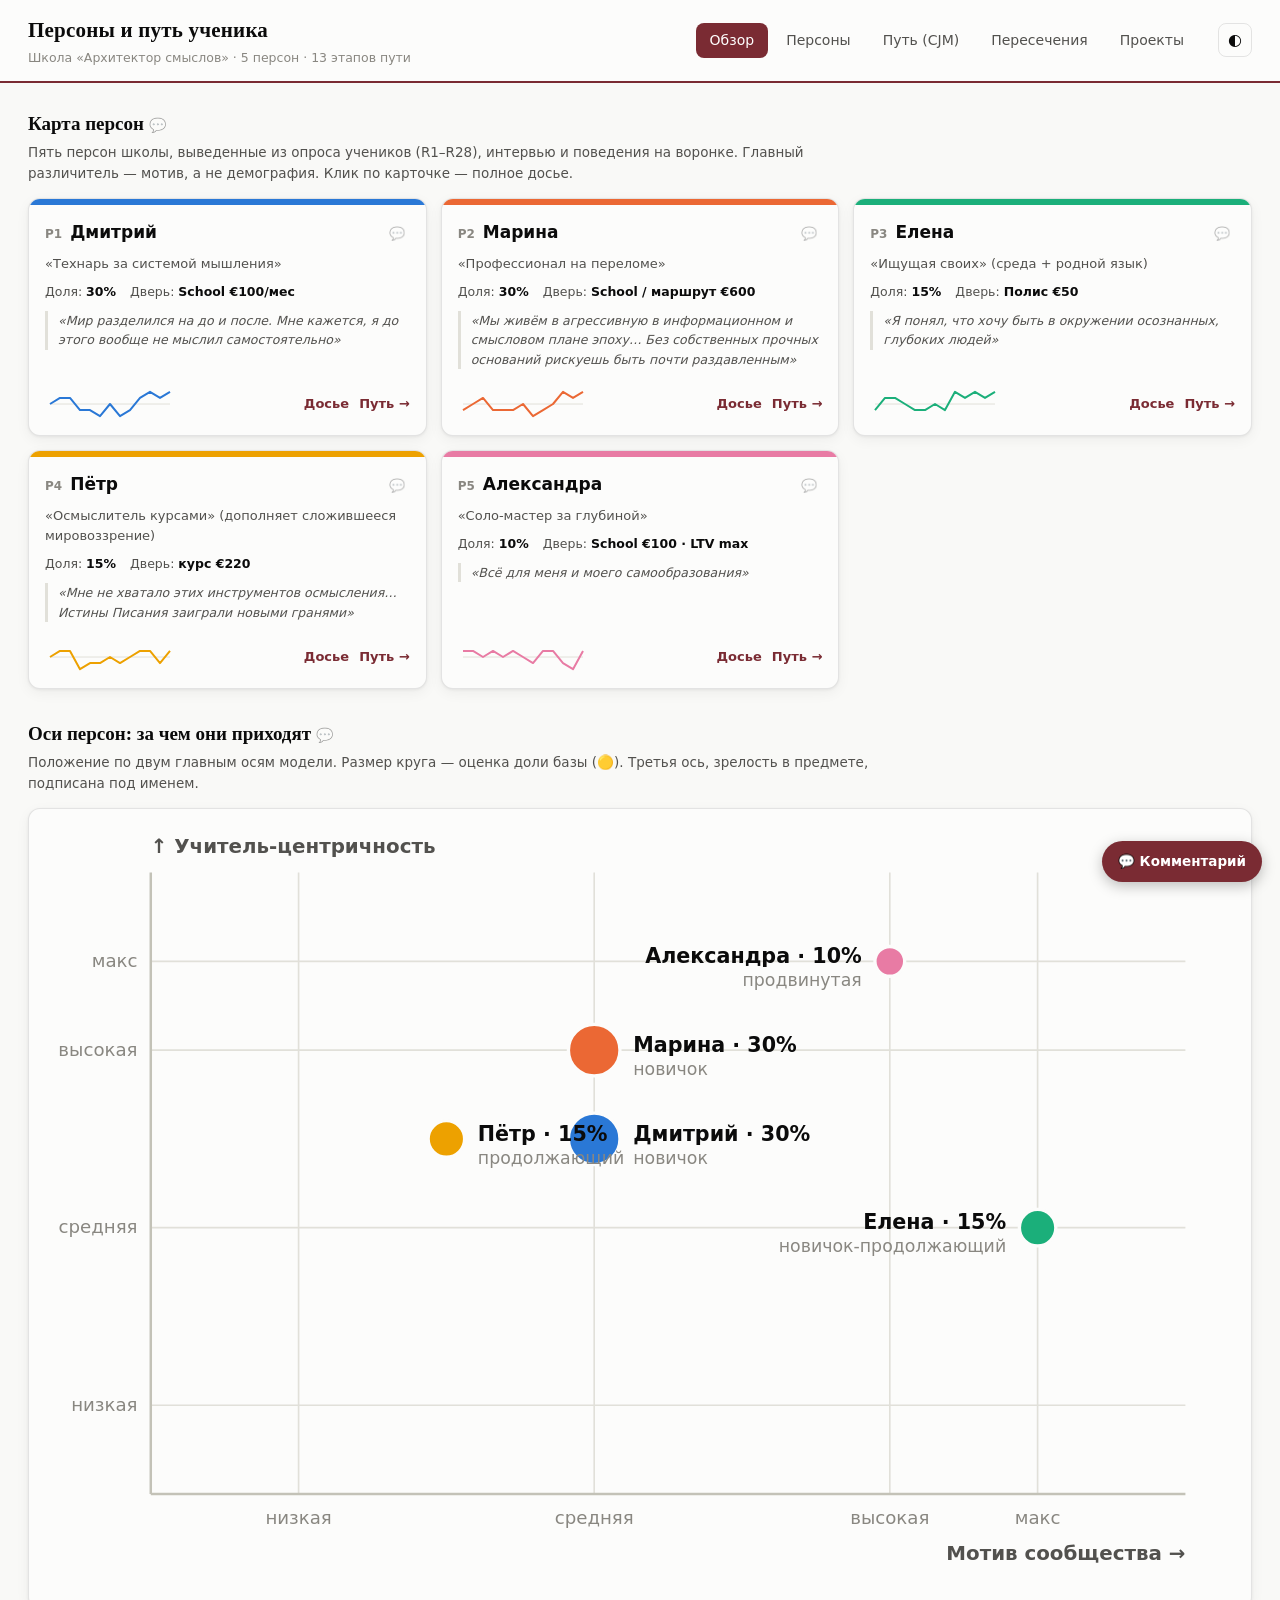
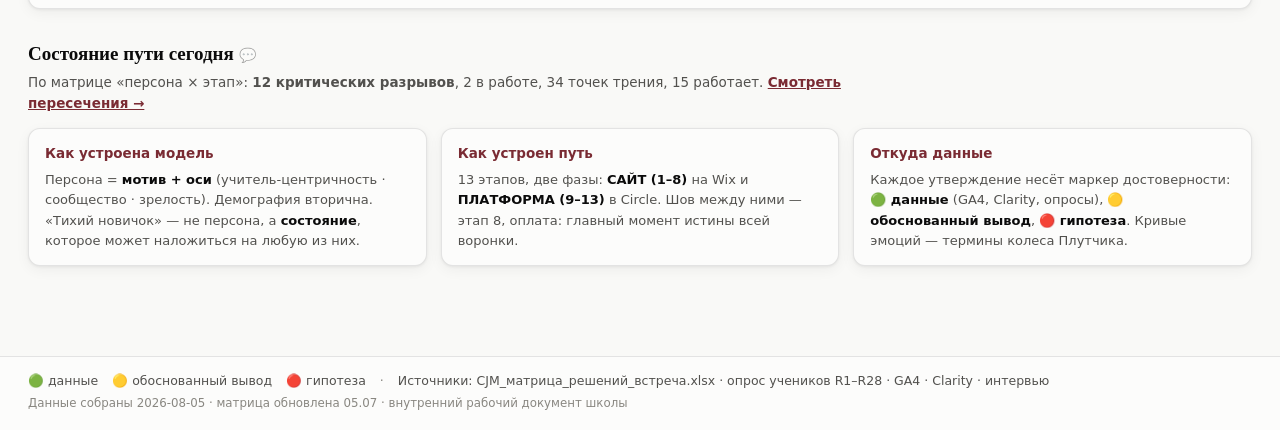
<file: index.html>
<!DOCTYPE html>
<html lang="ru">
<head>
<meta charset="utf-8">
<meta name="viewport" content="width=device-width, initial-scale=1">
<meta name="robots" content="noindex">
<title>Персоны и путь ученика · Школа «Архитектор смыслов»</title>
<link rel="stylesheet" href="style.css?v=202608051456">
<link rel="icon" href="data:image/svg+xml,<svg xmlns='http://www.w3.org/2000/svg' viewBox='0 0 100 100'><text y='.9em' font-size='90'>🧭</text></svg>">
</head>
<body data-palette="#2a78d6,#eb6834,#1baf7a,#eda100,#e87ba4">

<header class="site-header">
  <div class="brand">
    <h1>Персоны и путь ученика</h1>
    <p class="brand-sub">Школа «Архитектор смыслов» · 5 персон · 13 этапов пути</p>
  </div>
  <nav class="tabs" id="nav">
    <a href="#/" data-route="overview">Обзор</a>
    <a href="#/persona/P1" data-route="persona">Персоны</a>
    <a href="#/cjm/P1" data-route="cjm">Путь (CJM)</a>
    <a href="#/compare" data-route="compare">Пересечения</a>
    <a href="#/projects" data-route="projects">Проекты</a>
  </nav>
  <button id="themeToggle" class="theme-toggle" title="Светлая / тёмная тема" aria-label="Переключить тему">◐</button>
</header>

<main id="view" class="view"></main>

<footer class="site-footer">
  <div class="legend-line">
    <span class="conf conf-g">🟢 данные</span>
    <span class="conf conf-y">🟡 обоснованный вывод</span>
    <span class="conf conf-r">🔴 гипотеза</span>
    <span class="sep">·</span>
    <span id="metaSource"></span>
  </div>
  <div class="footer-note" id="metaBuilt"></div>
</footer>

<div id="tooltip" class="tooltip" hidden></div>

<script src="data.js?v=202608051456"></script>
<script src="app.js?v=202608051456"></script>
</body>
</html>
</file>
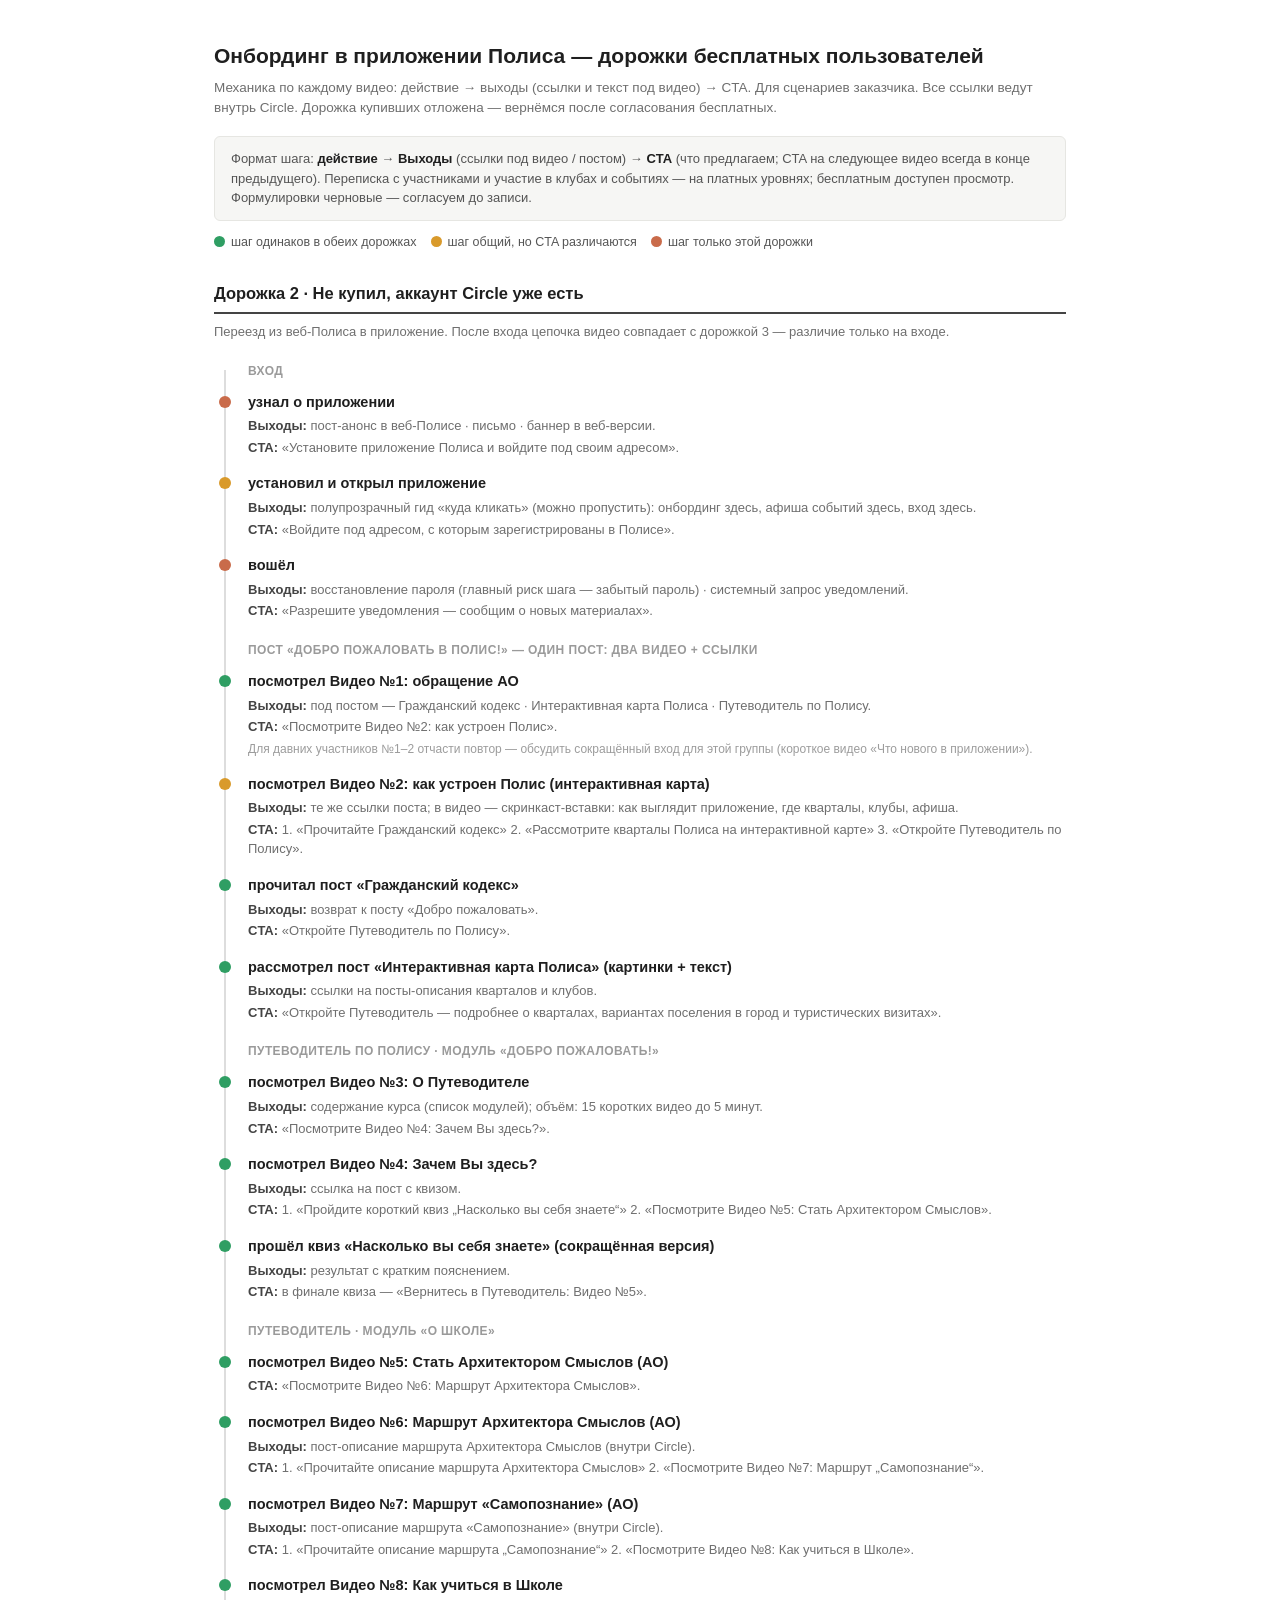
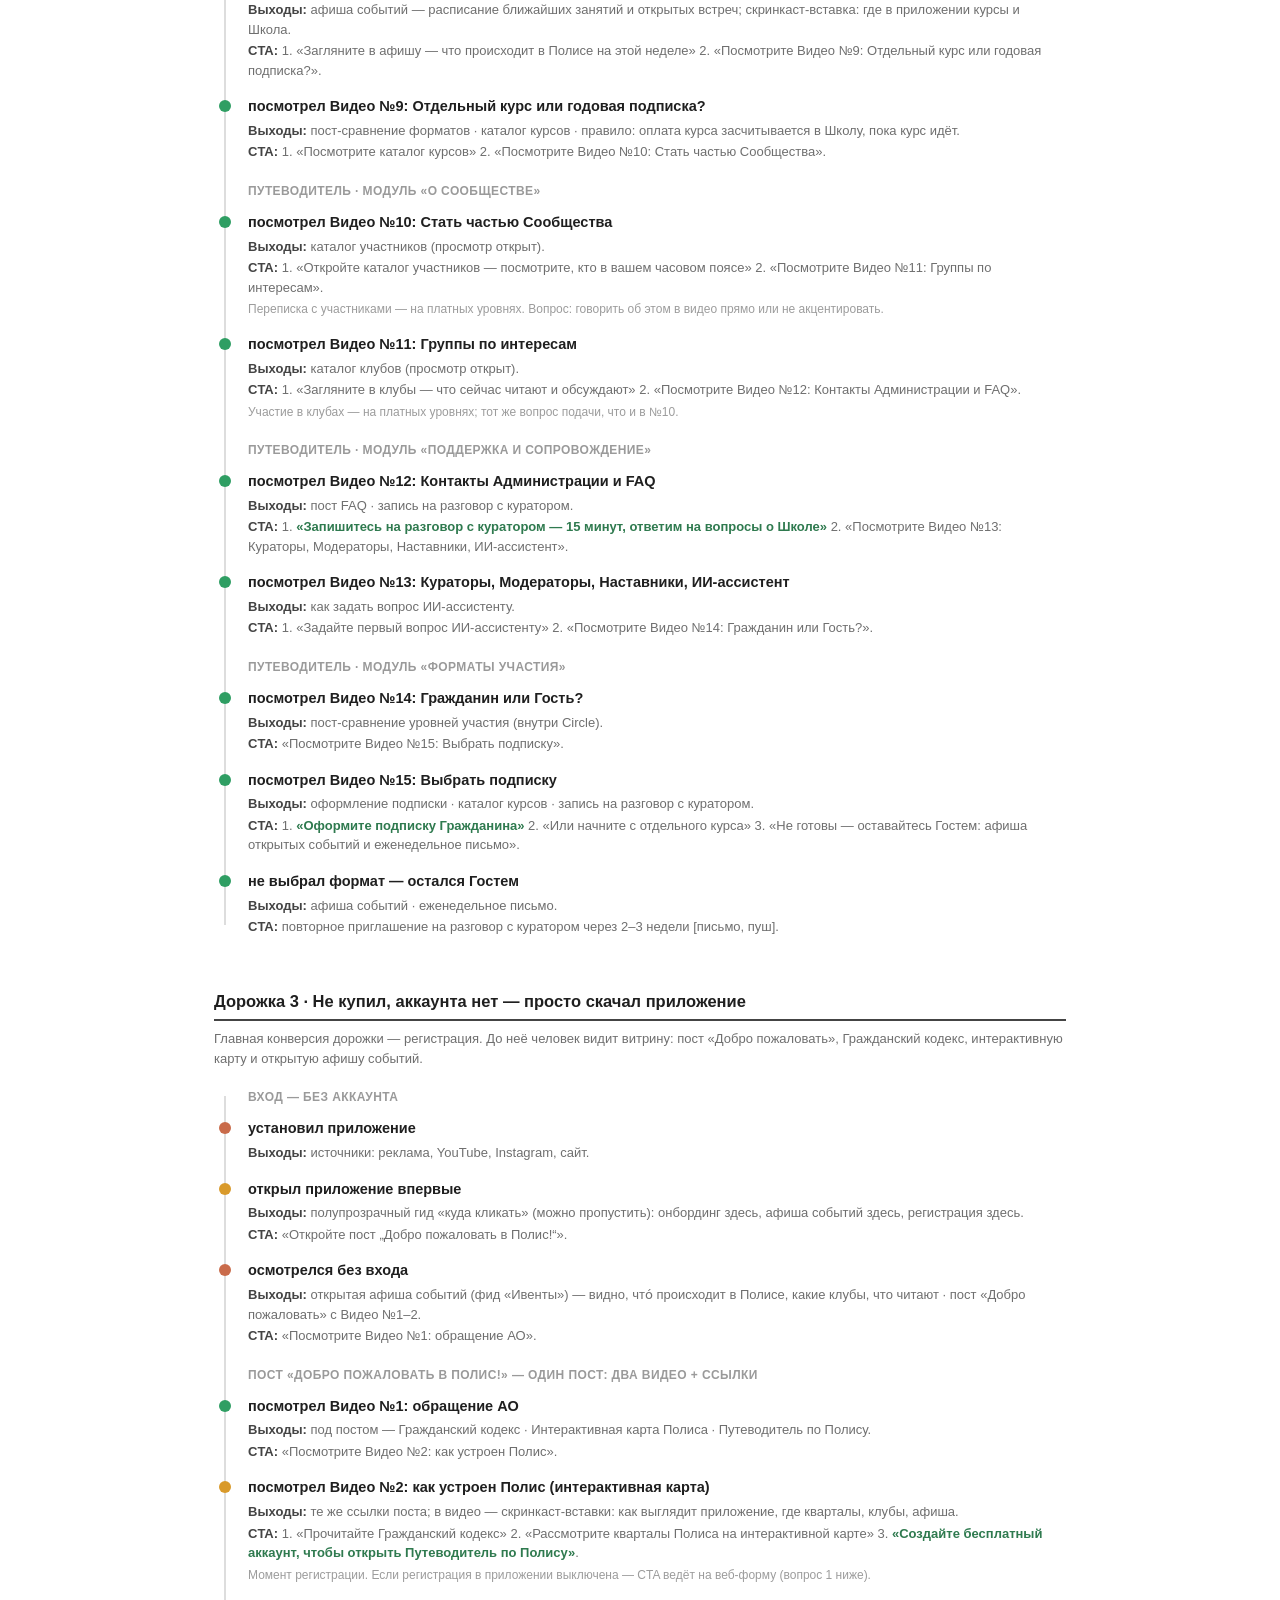
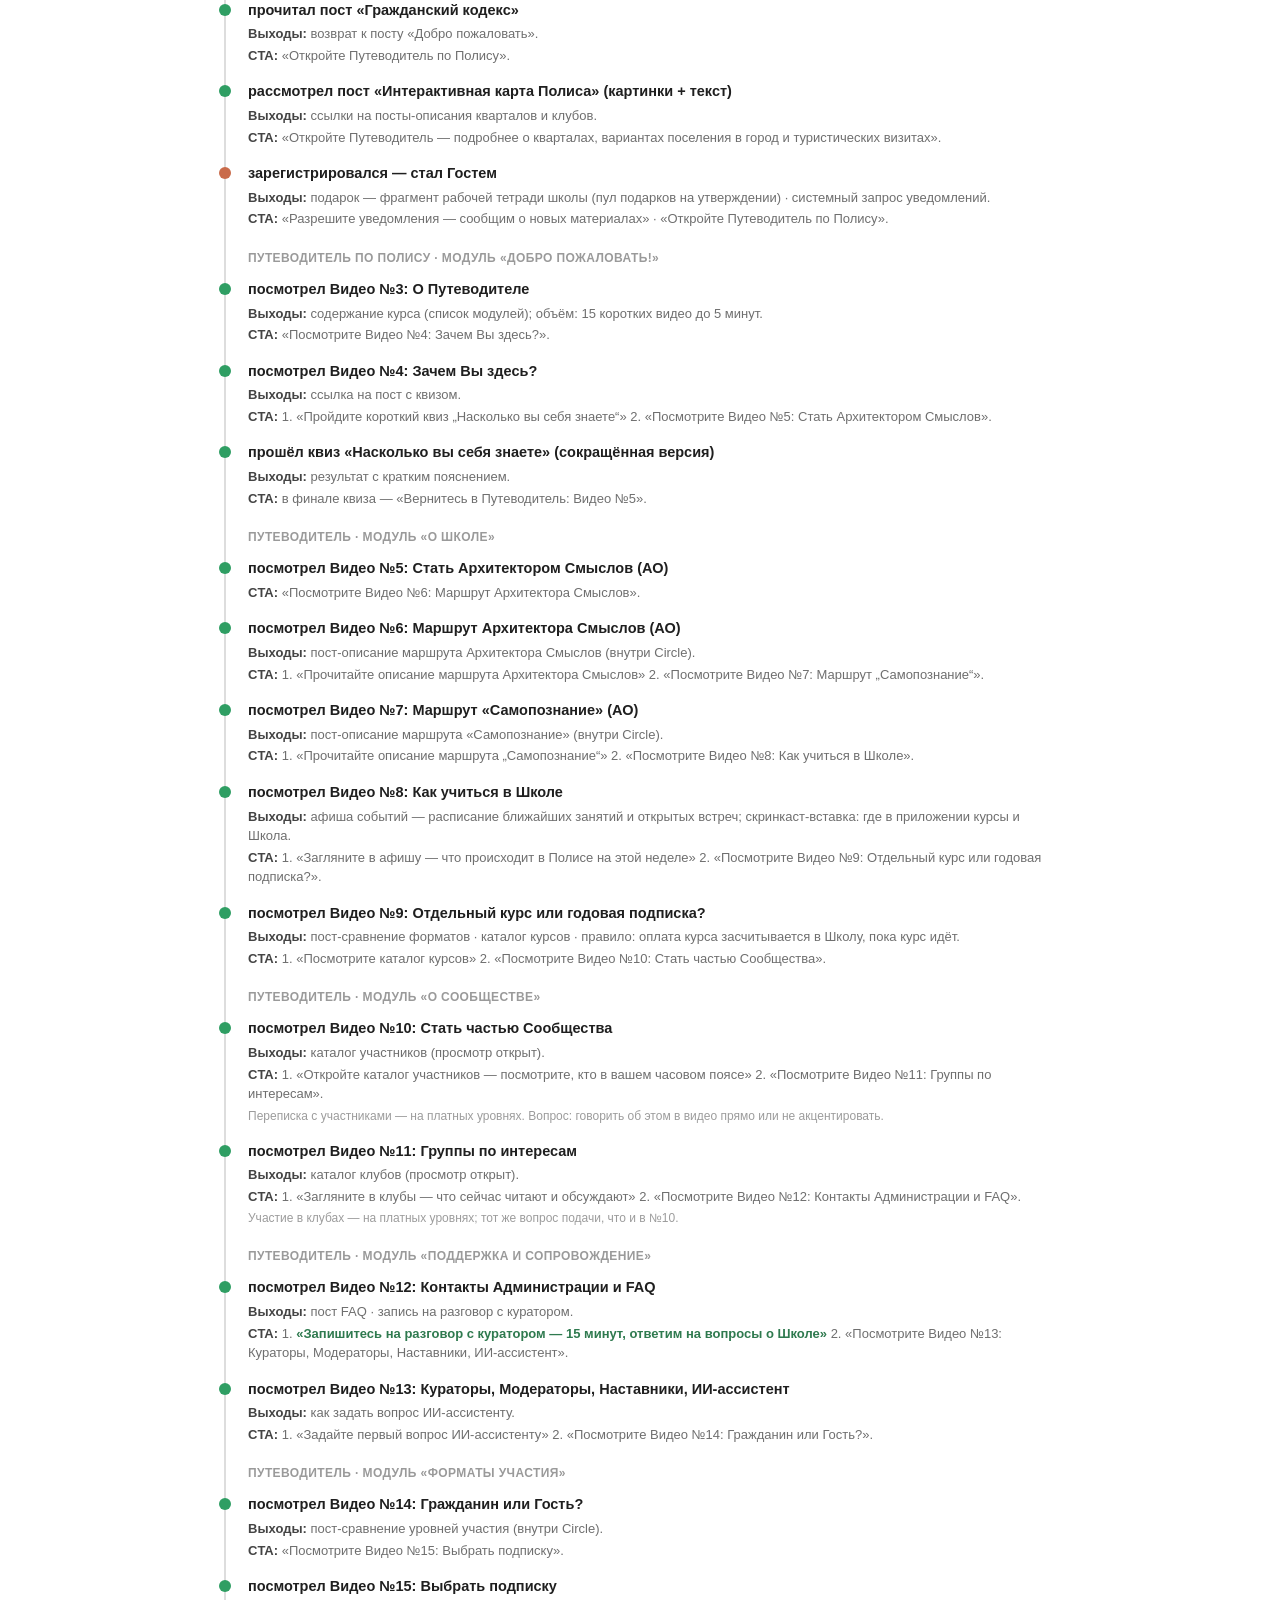
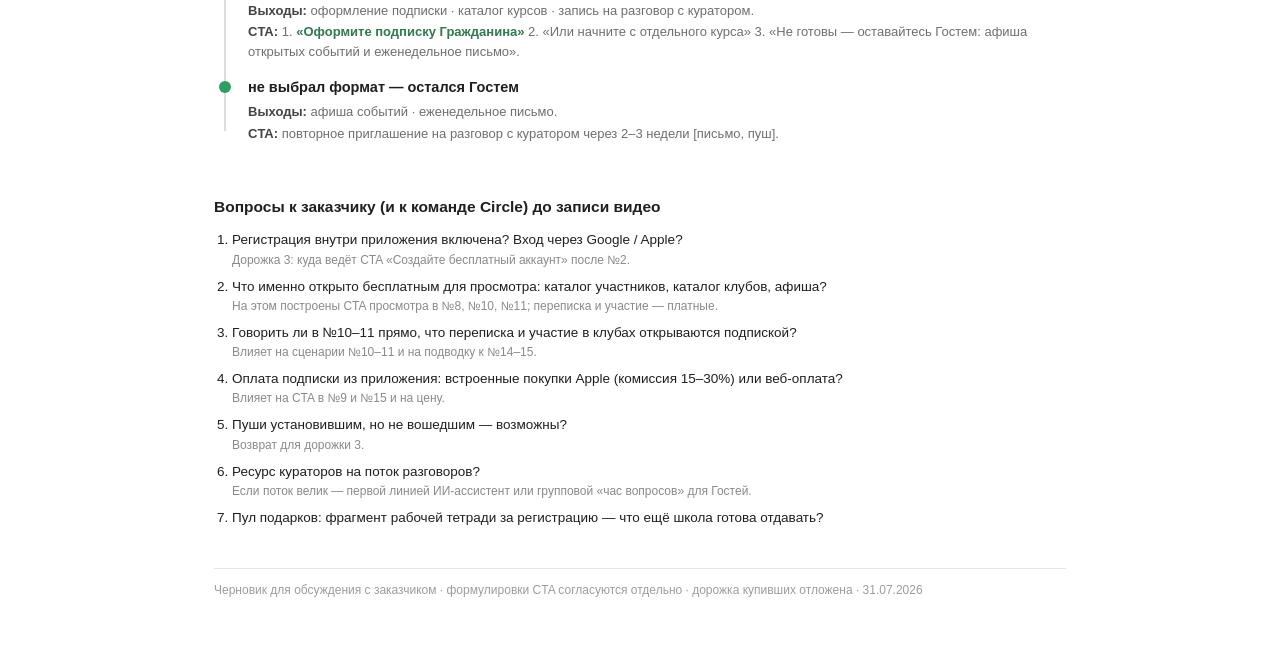
<file: projects/onboarding-app.html>
<!DOCTYPE html>
<html lang="ru">
<head>
<meta charset="UTF-8">
<meta name="viewport" content="width=device-width, initial-scale=1.0">
<title>Онбординг в приложении Полиса — дорожки бесплатных пользователей</title>
<style>
  * { box-sizing: border-box; margin: 0; padding: 0; }
  body {
    font-family: "Segoe UI", -apple-system, Arial, sans-serif;
    font-size: 14.5px; line-height: 1.5; color: #1f1f1f;
    background: #ffffff; max-width: 940px; margin: 0 auto; padding: 40px 44px 60px;
  }
  h1 { font-size: 21px; font-weight: 700; margin-bottom: 6px; }
  .sub { color: #6f6f6f; font-size: 13.5px; margin-bottom: 18px; }
  .legend {
    background: #f6f6f4; border: 1px solid #e6e6e2; border-radius: 6px;
    padding: 12px 16px; font-size: 13px; color: #555; margin-bottom: 10px;
  }
  .legend b { color: #1f1f1f; }
  .colors { display: flex; flex-wrap: wrap; gap: 14px; margin: 12px 0 30px; font-size: 12.5px; color: #555; }
  .colors span { display: inline-flex; align-items: center; gap: 6px; }
  .swatch { width: 11px; height: 11px; border-radius: 50%; display: inline-block; }
  .sw-common { background: #2f9e63; }
  .sw-vary { background: #d99a2b; }
  .sw-own { background: #c96b4a; }

  .track { margin-bottom: 52px; }
  .track h2 { font-size: 16.5px; font-weight: 700; margin-bottom: 4px; padding-bottom: 6px; border-bottom: 2px solid #444; }
  .goal { color: #6f6f6f; font-size: 13px; margin: 8px 0 18px; }

  .tl { position: relative; margin-left: 4px; }
  .tl::before { content: ''; position: absolute; left: 6px; top: 8px; bottom: 12px; width: 2px; background: #ddd; }
  .sect { position: relative; padding-left: 30px; margin: 20px 0 12px; color: #9a9a9a; font-size: 12px; font-weight: 600; letter-spacing: .4px; text-transform: uppercase; }
  .step { position: relative; padding-left: 30px; margin-bottom: 16px; }
  .step::before { content: ''; position: absolute; left: 1px; top: 4px; width: 12px; height: 12px; border-radius: 50%; background: #2f9e63; }
  .step.vary::before { background: #d99a2b; }
  .step.own::before { background: #c96b4a; }
  .act { font-weight: 700; font-size: 14.5px; display: block; margin-bottom: 3px; }
  .line { color: #6f6f6f; font-size: 13px; margin-top: 2px; }
  .line b { color: #444; font-weight: 600; }
  .note { color: #9c9c9c; font-size: 12px; margin-top: 3px; }
  .main { color: #2f7a4f; font-weight: 600; }

  h3 { font-size: 15.5px; margin: 40px 0 12px; }
  .qs { margin: 10px 0 0 18px; }
  .qs li { margin-bottom: 8px; font-size: 13.5px; }
  .qs .why { color: #8a8a8a; font-size: 12px; }
  .footer { margin-top: 40px; color: #9c9c9c; font-size: 12px; border-top: 1px solid #e6e6e2; padding-top: 12px; }
  @media print { body { padding: 20px; } .track { page-break-inside: avoid; } }
</style>
</head>
<body>

<h1>Онбординг в приложении Полиса — дорожки бесплатных пользователей</h1>
<div class="sub">Механика по каждому видео: действие → выходы (ссылки и текст под видео) → CTA. Для сценариев заказчика. Все ссылки ведут внутрь Circle. Дорожка купивших отложена — вернёмся после согласования бесплатных.</div>

<div class="legend">
  Формат шага: <b>действие</b> → <b>Выходы</b> (ссылки под видео / постом) → <b>CTA</b> (что предлагаем; CTA на следующее видео всегда в конце предыдущего). Переписка с участниками и участие в клубах и событиях — на платных уровнях; бесплатным доступен просмотр. Формулировки черновые — согласуем до записи.
</div>

<div class="colors">
  <span><i class="swatch sw-common"></i> шаг одинаков в обеих дорожках</span>
  <span><i class="swatch sw-vary"></i> шаг общий, но CTA различаются</span>
  <span><i class="swatch sw-own"></i> шаг только этой дорожки</span>
</div>

<!-- ══════════ ДОРОЖКА 2 ══════════ -->
<div class="track">
  <h2>Дорожка 2 · Не купил, аккаунт Circle уже есть</h2>
  <div class="goal">Переезд из веб-Полиса в приложение. После входа цепочка видео совпадает с дорожкой 3 — различие только на входе.</div>
  <div class="tl">

    <div class="sect">Вход</div>

    <div class="step own">
      <span class="act">узнал о приложении</span>
      <div class="line"><b>Выходы:</b> пост-анонс в веб-Полисе · письмо · баннер в веб-версии.</div>
      <div class="line"><b>CTA:</b> «Установите приложение Полиса и войдите под своим адресом».</div>
    </div>

    <div class="step vary">
      <span class="act">установил и открыл приложение</span>
      <div class="line"><b>Выходы:</b> полупрозрачный гид «куда кликать» (можно пропустить): онбординг здесь, афиша событий здесь, вход здесь.</div>
      <div class="line"><b>CTA:</b> «Войдите под адресом, с которым зарегистрированы в Полисе».</div>
    </div>

    <div class="step own">
      <span class="act">вошёл</span>
      <div class="line"><b>Выходы:</b> восстановление пароля (главный риск шага — забытый пароль) · системный запрос уведомлений.</div>
      <div class="line"><b>CTA:</b> «Разрешите уведомления — сообщим о новых материалах».</div>
    </div>

    <div class="sect">Пост «Добро пожаловать в Полис!» — один пост: два видео + ссылки</div>

    <div class="step common">
      <span class="act">посмотрел Видео №1: обращение АО</span>
      <div class="line"><b>Выходы:</b> под постом — Гражданский кодекс · Интерактивная карта Полиса · Путеводитель по Полису.</div>
      <div class="line"><b>CTA:</b> «Посмотрите Видео №2: как устроен Полис».</div>
      <div class="note">Для давних участников №1–2 отчасти повтор — обсудить сокращённый вход для этой группы (короткое видео «Что нового в приложении»).</div>
    </div>

    <div class="step vary">
      <span class="act">посмотрел Видео №2: как устроен Полис (интерактивная карта)</span>
      <div class="line"><b>Выходы:</b> те же ссылки поста; в видео — скринкаст-вставки: как выглядит приложение, где кварталы, клубы, афиша.</div>
      <div class="line"><b>CTA:</b> 1. «Прочитайте Гражданский кодекс» 2. «Рассмотрите кварталы Полиса на интерактивной карте» 3. «Откройте Путеводитель по Полису».</div>
    </div>

    <div class="step common">
      <span class="act">прочитал пост «Гражданский кодекс»</span>
      <div class="line"><b>Выходы:</b> возврат к посту «Добро пожаловать».</div>
      <div class="line"><b>CTA:</b> «Откройте Путеводитель по Полису».</div>
    </div>

    <div class="step common">
      <span class="act">рассмотрел пост «Интерактивная карта Полиса» (картинки + текст)</span>
      <div class="line"><b>Выходы:</b> ссылки на посты-описания кварталов и клубов.</div>
      <div class="line"><b>CTA:</b> «Откройте Путеводитель — подробнее о кварталах, вариантах поселения в город и туристических визитах».</div>
    </div>

    <div class="sect">Путеводитель по Полису · модуль «Добро Пожаловать!»</div>

    <div class="step common">
      <span class="act">посмотрел Видео №3: О Путеводителе</span>
      <div class="line"><b>Выходы:</b> содержание курса (список модулей); объём: 15 коротких видео до 5 минут.</div>
      <div class="line"><b>CTA:</b> «Посмотрите Видео №4: Зачем Вы здесь?».</div>
    </div>

    <div class="step common">
      <span class="act">посмотрел Видео №4: Зачем Вы здесь?</span>
      <div class="line"><b>Выходы:</b> ссылка на пост с квизом.</div>
      <div class="line"><b>CTA:</b> 1. «Пройдите короткий квиз „Насколько вы себя знаете“» 2. «Посмотрите Видео №5: Стать Архитектором Смыслов».</div>
    </div>

    <div class="step common">
      <span class="act">прошёл квиз «Насколько вы себя знаете» (сокращённая версия)</span>
      <div class="line"><b>Выходы:</b> результат с кратким пояснением.</div>
      <div class="line"><b>CTA:</b> в финале квиза — «Вернитесь в Путеводитель: Видео №5».</div>
    </div>

    <div class="sect">Путеводитель · модуль «О Школе»</div>

    <div class="step common">
      <span class="act">посмотрел Видео №5: Стать Архитектором Смыслов (АО)</span>
      <div class="line"><b>CTA:</b> «Посмотрите Видео №6: Маршрут Архитектора Смыслов».</div>
    </div>

    <div class="step common">
      <span class="act">посмотрел Видео №6: Маршрут Архитектора Смыслов (АО)</span>
      <div class="line"><b>Выходы:</b> пост-описание маршрута Архитектора Смыслов (внутри Circle).</div>
      <div class="line"><b>CTA:</b> 1. «Прочитайте описание маршрута Архитектора Смыслов» 2. «Посмотрите Видео №7: Маршрут „Самопознание“».</div>
    </div>

    <div class="step common">
      <span class="act">посмотрел Видео №7: Маршрут «Самопознание» (АО)</span>
      <div class="line"><b>Выходы:</b> пост-описание маршрута «Самопознание» (внутри Circle).</div>
      <div class="line"><b>CTA:</b> 1. «Прочитайте описание маршрута „Самопознание“» 2. «Посмотрите Видео №8: Как учиться в Школе».</div>
    </div>

    <div class="step common">
      <span class="act">посмотрел Видео №8: Как учиться в Школе</span>
      <div class="line"><b>Выходы:</b> афиша событий — расписание ближайших занятий и открытых встреч; скринкаст-вставка: где в приложении курсы и Школа.</div>
      <div class="line"><b>CTA:</b> 1. «Загляните в афишу — что происходит в Полисе на этой неделе» 2. «Посмотрите Видео №9: Отдельный курс или годовая подписка?».</div>
    </div>

    <div class="step common">
      <span class="act">посмотрел Видео №9: Отдельный курс или годовая подписка?</span>
      <div class="line"><b>Выходы:</b> пост-сравнение форматов · каталог курсов · правило: оплата курса засчитывается в Школу, пока курс идёт.</div>
      <div class="line"><b>CTA:</b> 1. «Посмотрите каталог курсов» 2. «Посмотрите Видео №10: Стать частью Сообщества».</div>
    </div>

    <div class="sect">Путеводитель · модуль «О Сообществе»</div>

    <div class="step common">
      <span class="act">посмотрел Видео №10: Стать частью Сообщества</span>
      <div class="line"><b>Выходы:</b> каталог участников (просмотр открыт).</div>
      <div class="line"><b>CTA:</b> 1. «Откройте каталог участников — посмотрите, кто в вашем часовом поясе» 2. «Посмотрите Видео №11: Группы по интересам».</div>
      <div class="note">Переписка с участниками — на платных уровнях. Вопрос: говорить об этом в видео прямо или не акцентировать.</div>
    </div>

    <div class="step common">
      <span class="act">посмотрел Видео №11: Группы по интересам</span>
      <div class="line"><b>Выходы:</b> каталог клубов (просмотр открыт).</div>
      <div class="line"><b>CTA:</b> 1. «Загляните в клубы — что сейчас читают и обсуждают» 2. «Посмотрите Видео №12: Контакты Администрации и FAQ».</div>
      <div class="note">Участие в клубах — на платных уровнях; тот же вопрос подачи, что и в №10.</div>
    </div>

    <div class="sect">Путеводитель · модуль «Поддержка и Сопровождение»</div>

    <div class="step common">
      <span class="act">посмотрел Видео №12: Контакты Администрации и FAQ</span>
      <div class="line"><b>Выходы:</b> пост FAQ · запись на разговор с куратором.</div>
      <div class="line"><b>CTA:</b> 1. <span class="main">«Запишитесь на разговор с куратором — 15 минут, ответим на вопросы о Школе»</span> 2. «Посмотрите Видео №13: Кураторы, Модераторы, Наставники, ИИ-ассистент».</div>
    </div>

    <div class="step common">
      <span class="act">посмотрел Видео №13: Кураторы, Модераторы, Наставники, ИИ-ассистент</span>
      <div class="line"><b>Выходы:</b> как задать вопрос ИИ-ассистенту.</div>
      <div class="line"><b>CTA:</b> 1. «Задайте первый вопрос ИИ-ассистенту» 2. «Посмотрите Видео №14: Гражданин или Гость?».</div>
    </div>

    <div class="sect">Путеводитель · модуль «Форматы участия»</div>

    <div class="step common">
      <span class="act">посмотрел Видео №14: Гражданин или Гость?</span>
      <div class="line"><b>Выходы:</b> пост-сравнение уровней участия (внутри Circle).</div>
      <div class="line"><b>CTA:</b> «Посмотрите Видео №15: Выбрать подписку».</div>
    </div>

    <div class="step common">
      <span class="act">посмотрел Видео №15: Выбрать подписку</span>
      <div class="line"><b>Выходы:</b> оформление подписки · каталог курсов · запись на разговор с куратором.</div>
      <div class="line"><b>CTA:</b> 1. <span class="main">«Оформите подписку Гражданина»</span> 2. «Или начните с отдельного курса» 3. «Не готовы — оставайтесь Гостем: афиша открытых событий и еженедельное письмо».</div>
    </div>

    <div class="step common">
      <span class="act">не выбрал формат — остался Гостем</span>
      <div class="line"><b>Выходы:</b> афиша событий · еженедельное письмо.</div>
      <div class="line"><b>CTA:</b> повторное приглашение на разговор с куратором через 2–3 недели [письмо, пуш].</div>
    </div>

  </div>
</div>

<!-- ══════════ ДОРОЖКА 3 ══════════ -->
<div class="track">
  <h2>Дорожка 3 · Не купил, аккаунта нет — просто скачал приложение</h2>
  <div class="goal">Главная конверсия дорожки — регистрация. До неё человек видит витрину: пост «Добро пожаловать», Гражданский кодекс, интерактивную карту и открытую афишу событий.</div>
  <div class="tl">

    <div class="sect">Вход — без аккаунта</div>

    <div class="step own">
      <span class="act">установил приложение</span>
      <div class="line"><b>Выходы:</b> источники: реклама, YouTube, Instagram, сайт.</div>
    </div>

    <div class="step vary">
      <span class="act">открыл приложение впервые</span>
      <div class="line"><b>Выходы:</b> полупрозрачный гид «куда кликать» (можно пропустить): онбординг здесь, афиша событий здесь, регистрация здесь.</div>
      <div class="line"><b>CTA:</b> «Откройте пост „Добро пожаловать в Полис!“».</div>
    </div>

    <div class="step own">
      <span class="act">осмотрелся без входа</span>
      <div class="line"><b>Выходы:</b> открытая афиша событий (фид «Ивенты») — видно, что́ происходит в Полисе, какие клубы, что читают · пост «Добро пожаловать» с Видео №1–2.</div>
      <div class="line"><b>CTA:</b> «Посмотрите Видео №1: обращение АО».</div>
    </div>

    <div class="sect">Пост «Добро пожаловать в Полис!» — один пост: два видео + ссылки</div>

    <div class="step common">
      <span class="act">посмотрел Видео №1: обращение АО</span>
      <div class="line"><b>Выходы:</b> под постом — Гражданский кодекс · Интерактивная карта Полиса · Путеводитель по Полису.</div>
      <div class="line"><b>CTA:</b> «Посмотрите Видео №2: как устроен Полис».</div>
    </div>

    <div class="step vary">
      <span class="act">посмотрел Видео №2: как устроен Полис (интерактивная карта)</span>
      <div class="line"><b>Выходы:</b> те же ссылки поста; в видео — скринкаст-вставки: как выглядит приложение, где кварталы, клубы, афиша.</div>
      <div class="line"><b>CTA:</b> 1. «Прочитайте Гражданский кодекс» 2. «Рассмотрите кварталы Полиса на интерактивной карте» 3. <span class="main">«Создайте бесплатный аккаунт, чтобы открыть Путеводитель по Полису»</span>.</div>
      <div class="note">Момент регистрации. Если регистрация в приложении выключена — CTA ведёт на веб-форму (вопрос 1 ниже).</div>
    </div>

    <div class="step common">
      <span class="act">прочитал пост «Гражданский кодекс»</span>
      <div class="line"><b>Выходы:</b> возврат к посту «Добро пожаловать».</div>
      <div class="line"><b>CTA:</b> «Откройте Путеводитель по Полису».</div>
    </div>

    <div class="step common">
      <span class="act">рассмотрел пост «Интерактивная карта Полиса» (картинки + текст)</span>
      <div class="line"><b>Выходы:</b> ссылки на посты-описания кварталов и клубов.</div>
      <div class="line"><b>CTA:</b> «Откройте Путеводитель — подробнее о кварталах, вариантах поселения в город и туристических визитах».</div>
    </div>

    <div class="step own">
      <span class="act">зарегистрировался — стал Гостем</span>
      <div class="line"><b>Выходы:</b> подарок — фрагмент рабочей тетради школы (пул подарков на утверждении) · системный запрос уведомлений.</div>
      <div class="line"><b>CTA:</b> «Разрешите уведомления — сообщим о новых материалах» · «Откройте Путеводитель по Полису».</div>
    </div>

    <div class="sect">Путеводитель по Полису · модуль «Добро Пожаловать!»</div>

    <div class="step common">
      <span class="act">посмотрел Видео №3: О Путеводителе</span>
      <div class="line"><b>Выходы:</b> содержание курса (список модулей); объём: 15 коротких видео до 5 минут.</div>
      <div class="line"><b>CTA:</b> «Посмотрите Видео №4: Зачем Вы здесь?».</div>
    </div>

    <div class="step common">
      <span class="act">посмотрел Видео №4: Зачем Вы здесь?</span>
      <div class="line"><b>Выходы:</b> ссылка на пост с квизом.</div>
      <div class="line"><b>CTA:</b> 1. «Пройдите короткий квиз „Насколько вы себя знаете“» 2. «Посмотрите Видео №5: Стать Архитектором Смыслов».</div>
    </div>

    <div class="step common">
      <span class="act">прошёл квиз «Насколько вы себя знаете» (сокращённая версия)</span>
      <div class="line"><b>Выходы:</b> результат с кратким пояснением.</div>
      <div class="line"><b>CTA:</b> в финале квиза — «Вернитесь в Путеводитель: Видео №5».</div>
    </div>

    <div class="sect">Путеводитель · модуль «О Школе»</div>

    <div class="step common">
      <span class="act">посмотрел Видео №5: Стать Архитектором Смыслов (АО)</span>
      <div class="line"><b>CTA:</b> «Посмотрите Видео №6: Маршрут Архитектора Смыслов».</div>
    </div>

    <div class="step common">
      <span class="act">посмотрел Видео №6: Маршрут Архитектора Смыслов (АО)</span>
      <div class="line"><b>Выходы:</b> пост-описание маршрута Архитектора Смыслов (внутри Circle).</div>
      <div class="line"><b>CTA:</b> 1. «Прочитайте описание маршрута Архитектора Смыслов» 2. «Посмотрите Видео №7: Маршрут „Самопознание“».</div>
    </div>

    <div class="step common">
      <span class="act">посмотрел Видео №7: Маршрут «Самопознание» (АО)</span>
      <div class="line"><b>Выходы:</b> пост-описание маршрута «Самопознание» (внутри Circle).</div>
      <div class="line"><b>CTA:</b> 1. «Прочитайте описание маршрута „Самопознание“» 2. «Посмотрите Видео №8: Как учиться в Школе».</div>
    </div>

    <div class="step common">
      <span class="act">посмотрел Видео №8: Как учиться в Школе</span>
      <div class="line"><b>Выходы:</b> афиша событий — расписание ближайших занятий и открытых встреч; скринкаст-вставка: где в приложении курсы и Школа.</div>
      <div class="line"><b>CTA:</b> 1. «Загляните в афишу — что происходит в Полисе на этой неделе» 2. «Посмотрите Видео №9: Отдельный курс или годовая подписка?».</div>
    </div>

    <div class="step common">
      <span class="act">посмотрел Видео №9: Отдельный курс или годовая подписка?</span>
      <div class="line"><b>Выходы:</b> пост-сравнение форматов · каталог курсов · правило: оплата курса засчитывается в Школу, пока курс идёт.</div>
      <div class="line"><b>CTA:</b> 1. «Посмотрите каталог курсов» 2. «Посмотрите Видео №10: Стать частью Сообщества».</div>
    </div>

    <div class="sect">Путеводитель · модуль «О Сообществе»</div>

    <div class="step common">
      <span class="act">посмотрел Видео №10: Стать частью Сообщества</span>
      <div class="line"><b>Выходы:</b> каталог участников (просмотр открыт).</div>
      <div class="line"><b>CTA:</b> 1. «Откройте каталог участников — посмотрите, кто в вашем часовом поясе» 2. «Посмотрите Видео №11: Группы по интересам».</div>
      <div class="note">Переписка с участниками — на платных уровнях. Вопрос: говорить об этом в видео прямо или не акцентировать.</div>
    </div>

    <div class="step common">
      <span class="act">посмотрел Видео №11: Группы по интересам</span>
      <div class="line"><b>Выходы:</b> каталог клубов (просмотр открыт).</div>
      <div class="line"><b>CTA:</b> 1. «Загляните в клубы — что сейчас читают и обсуждают» 2. «Посмотрите Видео №12: Контакты Администрации и FAQ».</div>
      <div class="note">Участие в клубах — на платных уровнях; тот же вопрос подачи, что и в №10.</div>
    </div>

    <div class="sect">Путеводитель · модуль «Поддержка и Сопровождение»</div>

    <div class="step common">
      <span class="act">посмотрел Видео №12: Контакты Администрации и FAQ</span>
      <div class="line"><b>Выходы:</b> пост FAQ · запись на разговор с куратором.</div>
      <div class="line"><b>CTA:</b> 1. <span class="main">«Запишитесь на разговор с куратором — 15 минут, ответим на вопросы о Школе»</span> 2. «Посмотрите Видео №13: Кураторы, Модераторы, Наставники, ИИ-ассистент».</div>
    </div>

    <div class="step common">
      <span class="act">посмотрел Видео №13: Кураторы, Модераторы, Наставники, ИИ-ассистент</span>
      <div class="line"><b>Выходы:</b> как задать вопрос ИИ-ассистенту.</div>
      <div class="line"><b>CTA:</b> 1. «Задайте первый вопрос ИИ-ассистенту» 2. «Посмотрите Видео №14: Гражданин или Гость?».</div>
    </div>

    <div class="sect">Путеводитель · модуль «Форматы участия»</div>

    <div class="step common">
      <span class="act">посмотрел Видео №14: Гражданин или Гость?</span>
      <div class="line"><b>Выходы:</b> пост-сравнение уровней участия (внутри Circle).</div>
      <div class="line"><b>CTA:</b> «Посмотрите Видео №15: Выбрать подписку».</div>
    </div>

    <div class="step common">
      <span class="act">посмотрел Видео №15: Выбрать подписку</span>
      <div class="line"><b>Выходы:</b> оформление подписки · каталог курсов · запись на разговор с куратором.</div>
      <div class="line"><b>CTA:</b> 1. <span class="main">«Оформите подписку Гражданина»</span> 2. «Или начните с отдельного курса» 3. «Не готовы — оставайтесь Гостем: афиша открытых событий и еженедельное письмо».</div>
    </div>

    <div class="step common">
      <span class="act">не выбрал формат — остался Гостем</span>
      <div class="line"><b>Выходы:</b> афиша событий · еженедельное письмо.</div>
      <div class="line"><b>CTA:</b> повторное приглашение на разговор с куратором через 2–3 недели [письмо, пуш].</div>
    </div>

  </div>
</div>

<!-- ══════════ ВОПРОСЫ ══════════ -->
<h3>Вопросы к заказчику (и к команде Circle) до записи видео</h3>
<ol class="qs">
  <li>Регистрация внутри приложения включена? Вход через Google / Apple? <div class="why">Дорожка 3: куда ведёт CTA «Создайте бесплатный аккаунт» после №2.</div></li>
  <li>Что именно открыто бесплатным для просмотра: каталог участников, каталог клубов, афиша? <div class="why">На этом построены CTA просмотра в №8, №10, №11; переписка и участие — платные.</div></li>
  <li>Говорить ли в №10–11 прямо, что переписка и участие в клубах открываются подпиской? <div class="why">Влияет на сценарии №10–11 и на подводку к №14–15.</div></li>
  <li>Оплата подписки из приложения: встроенные покупки Apple (комиссия 15–30%) или веб-оплата? <div class="why">Влияет на CTA в №9 и №15 и на цену.</div></li>
  <li>Пуши установившим, но не вошедшим — возможны? <div class="why">Возврат для дорожки 3.</div></li>
  <li>Ресурс кураторов на поток разговоров? <div class="why">Если поток велик — первой линией ИИ-ассистент или групповой «час вопросов» для Гостей.</div></li>
  <li>Пул подарков: фрагмент рабочей тетради за регистрацию — что ещё школа готова отдавать? </li>
</ol>

<div class="footer">Черновик для обсуждения с заказчиком · формулировки CTA согласуются отдельно · дорожка купивших отложена · 31.07.2026</div>

</body>
</html>
</file>
<file: style.css>
/* ============ Токены (эталонная палитра dataviz + бордо школы в хроме) ============ */
:root {
  color-scheme: light;
  --page: #f9f9f7;
  --surface: #fcfcfb;
  --ink: #0b0b0b;
  --ink-2: #52514e;
  --muted: #898781;
  --grid: #e1e0d9;
  --baseline: #c3c2b7;
  --border: rgba(11, 11, 11, 0.10);
  --brand: #7a2b33;
  --brand-ink: #ffffff;
  --s1: #2a78d6;  /* P1 */
  --s2: #eb6834;  /* P2 */
  --s3: #1baf7a;  /* P3 */
  --s4: #eda100;  /* P4 */
  --s5: #e87ba4;  /* P5 */
  --st-critical: #d03b3b;
  --st-serious: #ec835a;
  --st-warning: #fab219;
  --st-good: #0ca30c;
  --st-gray: #f0efec;
  --tint-critical: rgba(208, 59, 59, 0.17);
  --tint-serious: rgba(236, 131, 90, 0.20);
  --tint-warning: rgba(250, 178, 25, 0.20);
  --tint-good: rgba(12, 163, 12, 0.14);
  --tint-gray: rgba(137, 135, 129, 0.10);
  --shadow: 0 1px 3px rgba(11, 11, 11, 0.06), 0 4px 14px rgba(11, 11, 11, 0.05);
}
@media (prefers-color-scheme: dark) {
  :root:where(:not([data-theme="light"])) {
    color-scheme: dark;
    --page: #0d0d0d;
    --surface: #1a1a19;
    --ink: #ffffff;
    --ink-2: #c3c2b7;
    --muted: #898781;
    --grid: #2c2c2a;
    --baseline: #383835;
    --border: rgba(255, 255, 255, 0.10);
    --brand: #c98a92;
    --brand-ink: #1a1a19;
    --s1: #3987e5;
    --s2: #d95926;
    --s3: #199e70;
    --s4: #c98500;
    --s5: #d55181;
    --st-gray: #383835;
    --tint-critical: rgba(208, 59, 59, 0.26);
    --tint-serious: rgba(236, 131, 90, 0.24);
    --tint-warning: rgba(250, 178, 25, 0.20);
    --tint-good: rgba(12, 163, 12, 0.22);
    --tint-gray: rgba(137, 135, 129, 0.16);
    --shadow: none;
  }
}
:root[data-theme="dark"] {
  color-scheme: dark;
  --page: #0d0d0d;
  --surface: #1a1a19;
  --ink: #ffffff;
  --ink-2: #c3c2b7;
  --muted: #898781;
  --grid: #2c2c2a;
  --baseline: #383835;
  --border: rgba(255, 255, 255, 0.10);
  --brand: #c98a92;
  --brand-ink: #1a1a19;
  --s1: #3987e5;
  --s2: #d95926;
  --s3: #199e70;
  --s4: #c98500;
  --s5: #d55181;
  --st-gray: #383835;
  --tint-critical: rgba(208, 59, 59, 0.26);
  --tint-serious: rgba(236, 131, 90, 0.24);
  --tint-warning: rgba(250, 178, 25, 0.20);
  --tint-good: rgba(12, 163, 12, 0.22);
  --tint-gray: rgba(137, 135, 129, 0.16);
  --shadow: none;
}

/* ============ База ============ */
* { box-sizing: border-box; }
html { scroll-behavior: smooth; }
body {
  margin: 0;
  background: var(--page);
  color: var(--ink);
  font: 15px/1.55 system-ui, -apple-system, "Segoe UI", sans-serif;
}
h1, h2, h3 { font-family: Georgia, "Times New Roman", serif; font-weight: 600; margin: 0; }
a { color: inherit; }
button { font: inherit; color: inherit; cursor: pointer; }

/* ============ Шапка ============ */
.site-header {
  display: flex; align-items: center; gap: 20px; flex-wrap: wrap;
  padding: 14px 28px;
  background: var(--surface);
  border-bottom: 2px solid var(--brand);
  position: sticky; top: 0; z-index: 40;
}
.brand h1 { font-size: 21px; letter-spacing: 0.2px; }
.brand-sub { margin: 1px 0 0; font-size: 12.5px; color: var(--muted); }
.tabs { display: flex; gap: 4px; margin-left: auto; overflow-x: auto; }
.tabs a {
  text-decoration: none; font-size: 14px; padding: 7px 14px;
  border-radius: 8px; color: var(--ink-2); white-space: nowrap;
}
.tabs a:hover { background: var(--tint-gray); }
.tabs a.active { background: var(--brand); color: var(--brand-ink); }
.theme-toggle {
  border: 1px solid var(--border); background: none; border-radius: 8px;
  width: 34px; height: 34px; font-size: 16px; line-height: 1;
}
.theme-toggle:hover { background: var(--tint-gray); }

/* ============ Контент ============ */
.view { max-width: 1280px; margin: 0 auto; padding: 26px 28px 60px; }
.section { margin: 0 0 30px; }
.section > h2 { font-size: 19px; margin-bottom: 4px; }
.section-sub { color: var(--ink-2); font-size: 13.5px; margin: 0 0 14px; max-width: 860px; }
.card {
  background: var(--surface); border: 1px solid var(--border);
  border-radius: 12px; box-shadow: var(--shadow);
}
.pad { padding: 18px 20px; }

/* ============ Обзор: карточки персон ============ */
.persona-grid {
  display: grid; grid-template-columns: repeat(auto-fill, minmax(300px, 1fr));
  gap: 14px;
}
.pcard { display: flex; flex-direction: column; overflow: hidden; cursor: pointer; transition: transform .12s ease; }
.pcard:hover { transform: translateY(-2px); }
.pcard-band { height: 6px; }
.pcard-body { padding: 14px 16px 12px; display: flex; flex-direction: column; gap: 8px; flex: 1; }
.pcard-head { display: flex; align-items: baseline; gap: 8px; }
.pcard-head .pid { font-size: 12px; font-weight: 700; color: var(--muted); }
.pcard-head .pname { font-size: 17px; font-weight: 650; }
.pcard-type { font-size: 13px; color: var(--ink-2); }
.pcard-meta { display: flex; gap: 14px; font-size: 12.5px; color: var(--ink-2); flex-wrap: wrap; }
.pcard-meta b { color: var(--ink); font-weight: 600; }
.pcard-quote {
  font-size: 12.5px; color: var(--ink-2); font-style: italic;
  border-left: 3px solid var(--grid); padding-left: 10px; margin: 2px 0;
}
.pcard-foot { display: flex; align-items: center; justify-content: space-between; margin-top: auto; padding-top: 6px; }
.pcard-links { display: flex; gap: 10px; font-size: 13px; }
.pcard-links a { color: var(--brand); text-decoration: none; font-weight: 600; }
.pcard-links a:hover { text-decoration: underline; }

/* ============ Досье персоны ============ */
.persona-switch { display: flex; gap: 6px; flex-wrap: wrap; margin-bottom: 18px; }
.pchip {
  display: inline-flex; align-items: center; gap: 7px;
  border: 1px solid var(--border); background: var(--surface);
  border-radius: 999px; padding: 6px 14px 6px 10px; font-size: 13.5px;
}
.pchip .dot { width: 10px; height: 10px; border-radius: 50%; }
.pchip:hover { background: var(--tint-gray); }
.pchip.active { border-color: var(--ink); box-shadow: inset 0 0 0 1px var(--ink); }
.pchip.off { opacity: 0.45; }
.dossier { display: grid; grid-template-columns: 320px 1fr; gap: 16px; align-items: start; }
.dossier-rail { position: sticky; top: 86px; display: flex; flex-direction: column; gap: 0; overflow: hidden; }
.rail-band { height: 6px; }
.rail-body { padding: 16px 18px; display: flex; flex-direction: column; gap: 12px; }
.rail-body h2 { font-size: 20px; }
.rail-type { font-size: 13.5px; color: var(--ink-2); margin-top: -8px; }
.rail-kv { display: grid; grid-template-columns: auto 1fr; gap: 3px 12px; font-size: 13px; }
.rail-kv dt { color: var(--muted); }
.rail-kv dd { margin: 0; }
.axis-bars { display: flex; flex-direction: column; gap: 7px; font-size: 12.5px; }
.axis-row { display: grid; grid-template-columns: 118px 1fr; align-items: center; gap: 8px; }
.axis-track { height: 6px; background: var(--tint-gray); border-radius: 3px; position: relative; }
.axis-fill { position: absolute; inset: 0 auto 0 0; border-radius: 3px; }
.rail-actions a {
  display: inline-block; font-size: 13.5px; font-weight: 600; color: var(--brand);
  text-decoration: none;
}
.rail-actions a:hover { text-decoration: underline; }
.dossier-main { display: flex; flex-direction: column; gap: 12px; }
.dsec { padding: 14px 18px; }
.dsec h3 { font-size: 14px; color: var(--brand); margin-bottom: 6px; font-family: system-ui, sans-serif; font-weight: 700; letter-spacing: 0.2px; }
.dsec .txt { white-space: pre-line; font-size: 14px; color: var(--ink); }
.dsec.quote-sec .txt { font-family: Georgia, serif; font-style: italic; font-size: 15px; color: var(--ink-2); }

/* ============ CJM ============ */
.cjm-controls { display: flex; align-items: center; gap: 14px; flex-wrap: wrap; margin-bottom: 14px; }
.toggle-btn {
  border: 1px solid var(--border); background: var(--surface); border-radius: 8px;
  padding: 6px 12px; font-size: 13px;
}
.toggle-btn:hover { background: var(--tint-gray); }
.toggle-btn.on { background: var(--brand); color: var(--brand-ink); border-color: var(--brand); }
.chart-card { padding: 14px 16px 8px; margin-bottom: 16px; }
.chart-title { font-size: 13.5px; font-weight: 650; margin: 2px 0 2px 4px; }
.chart-sub { font-size: 12px; color: var(--muted); margin: 0 0 6px 4px; }
.chart-legend { display: flex; gap: 8px; flex-wrap: wrap; padding: 6px 4px 8px; }
svg.viz { display: block; width: 100%; height: auto; }
svg.viz text { font-family: system-ui, -apple-system, "Segoe UI", sans-serif; }

.cjm-scroll { overflow-x: auto; border: 1px solid var(--border); border-radius: 12px; background: var(--surface); }
.cjm-grid { display: grid; font-size: 12.8px; }
.cjm-grid .cell {
  padding: 10px 12px; border-left: 1px solid var(--grid); border-top: 1px solid var(--grid);
  white-space: pre-line; min-width: 0;
}
.cjm-grid .rowlab {
  position: sticky; left: 0; z-index: 3;
  background: var(--surface); font-weight: 700; font-size: 12.2px;
  border-left: none; color: var(--ink-2);
  display: flex; align-items: flex-start; gap: 6px;
  box-shadow: 1px 0 0 var(--grid);
}
.cjm-grid .stagehead {
  border-top: none; background: var(--surface);
  position: sticky; top: 64px; z-index: 2; box-shadow: 0 1px 0 var(--grid);
}
.cjm-grid .stagehead .num { font-size: 11px; color: var(--muted); font-weight: 700; }
.cjm-grid .stagehead .stitle { font-weight: 700; font-size: 13px; line-height: 1.25; }
.zone-badge {
  display: inline-block; font-size: 10px; font-weight: 700; letter-spacing: 0.4px;
  padding: 1px 7px; border-radius: 999px; background: var(--tint-gray); color: var(--ink-2);
  margin-top: 4px;
}
.zone-badge.z-shov { background: var(--tint-critical); color: var(--ink); }
.emo-chip { display: inline-flex; align-items: center; gap: 5px; margin-top: 5px; font-size: 11.5px; color: var(--ink-2); }
.emo-chip .val { font-weight: 800; }
.aha-cell { font-weight: 600; }
.aha-star { box-shadow: inset 3px 0 0 var(--st-critical); background: var(--tint-warning); }
.cell.dim { color: var(--muted); }

/* ============ Пересечения ============ */
.matrix-wrap { overflow-x: auto; }
.matrix { border-collapse: separate; border-spacing: 2px; width: 100%; min-width: 760px; }
.matrix th { font-size: 12px; font-weight: 700; color: var(--ink-2); padding: 6px 8px; text-align: left; }
.matrix th.stage-col { min-width: 180px; }
.matrix td.mcell {
  border-radius: 6px; text-align: center; font-size: 13px;
  padding: 8px 6px; cursor: pointer; min-width: 64px;
  border: 1px solid transparent;
}
.matrix td.mcell:hover { border-color: var(--ink); }
.matrix td.stagelab { font-size: 12.5px; padding: 4px 10px 4px 0; color: var(--ink); }
.matrix td.stagelab .zone { color: var(--muted); font-size: 11px; }
.m-red { background: var(--tint-critical); }
.m-orange { background: var(--tint-serious); }
.m-yellow { background: var(--tint-warning); }
.m-green { background: var(--tint-good); }
.m-gray { background: var(--tint-gray); color: var(--muted); }
.matrix.text-mode td.mcell {
  text-align: left; font-size: 11.8px; white-space: pre-line; cursor: default;
  min-width: 170px; padding: 8px 10px; vertical-align: top;
}
.matrix td.expl-cell {
  text-align: left; vertical-align: top; cursor: default;
  min-width: 120px; max-width: 220px; background: none;
  border: 1px dashed var(--grid); border-radius: 6px; padding: 8px 10px;
}
.expl-cell summary {
  cursor: pointer; color: var(--brand); font-weight: 650; font-size: 12px;
  list-style: none; user-select: none;
}
.expl-cell summary::-webkit-details-marker { display: none; }
.expl-cell details[open] summary { margin-bottom: 6px; }
.expl-body { white-space: pre-line; font-size: 12px; max-width: 330px; color: var(--ink); }
.expl-empty { color: var(--muted); }
.status-legend { display: flex; gap: 14px; flex-wrap: wrap; font-size: 12.5px; color: var(--ink-2); padding: 10px 4px 2px; }
.status-legend .sw { display: inline-block; width: 14px; height: 14px; border-radius: 4px; vertical-align: -2px; margin-right: 5px; }
.matrix-detail { margin-top: 10px; padding: 14px 18px; font-size: 13.5px; white-space: pre-line; }
.matrix-detail b { color: var(--brand); }
.core-lists { display: grid; grid-template-columns: 1fr 1fr; gap: 14px; }
.core-lists .card { padding: 16px 18px; }
.core-lists h3 { font-size: 15px; margin-bottom: 8px; }
.core-item { padding: 8px 0; border-top: 1px solid var(--grid); font-size: 13.5px; }
.core-item:first-of-type { border-top: none; }
.core-item .who { display: inline-flex; gap: 4px; margin-left: 6px; vertical-align: -1px; }
.core-item .who i { width: 10px; height: 10px; border-radius: 50%; display: inline-block; }
.core-item .expl { color: var(--ink-2); font-size: 12.5px; margin-top: 2px; }

/* ============ Реклама → квиз ============ */
.fchain { display: flex; align-items: stretch; gap: 8px; flex-wrap: wrap; }
.farrow { align-self: center; color: var(--muted); font-size: 18px; }
.fnode {
  flex: 1 1 130px; min-width: 130px; text-align: left;
  border: 1px solid var(--border); border-radius: 10px; background: var(--surface);
  padding: 10px 12px; display: flex; flex-direction: column; gap: 3px;
}
.fnode:hover { border-color: var(--brand); }
.fnode .fnum { font-size: 10.5px; font-weight: 800; letter-spacing: 0.5px; color: var(--muted); }
.fnode .fname { font-size: 13px; font-weight: 700; line-height: 1.25; }
.fnode .fmile { font-size: 11px; color: var(--brand); font-weight: 600; }
.fnode-seam { background: var(--tint-critical); }
.fstep { padding: 16px 20px; }
.fstep-head { display: flex; align-items: center; gap: 12px; flex-wrap: wrap; margin-bottom: 8px; }
.fstep-head h3 { font-size: 16px; }
.fcore {
  white-space: pre-line; font-size: 13.8px; color: var(--ink);
  border-left: 3px solid var(--brand); padding: 2px 0 2px 12px; margin: 8px 0 14px;
}
.fpersona-grid { display: grid; grid-template-columns: repeat(auto-fit, minmax(200px, 1fr)); gap: 10px; }
.fpcard { display: flex; border: 1px solid var(--border); border-radius: 9px; overflow: hidden; background: var(--page); }
.fpband { width: 5px; flex: none; }
.fpbody { padding: 9px 11px; }
.fpname { font-size: 12px; font-weight: 700; margin-bottom: 4px; }
.fptxt { font-size: 12.3px; white-space: pre-line; color: var(--ink-2); }
.fmilestone {
  margin-top: 12px; font-size: 12.5px; white-space: pre-line;
  background: var(--tint-gray); border-radius: 8px; padding: 9px 12px; color: var(--ink-2);
}
.fextra {
  margin-top: 10px; font-size: 12.5px; white-space: pre-line; color: var(--ink-2);
  border-top: 1px dashed var(--grid); padding-top: 9px;
}
.fextra b { color: var(--brand); }
.fchecklist { margin: 8px 0 2px; padding-left: 20px; font-size: 13.5px; }
.fchecklist li { margin: 5px 0; }
.proj-frame {
  width: 100%; min-height: 600px; border: 1px solid var(--border);
  border-radius: 12px; background: #ffffff; display: block;
}

/* ============ Комментарии ============ */
.cmt-btn {
  border: none; background: none; font-size: 13px; line-height: 1;
  opacity: 0.55; cursor: pointer; padding: 2px 5px; vertical-align: middle;
}
.cmt-btn:hover { opacity: 1; }
.cmt-fab {
  position: fixed; right: 18px; bottom: 18px; z-index: 60;
  background: var(--brand); color: var(--brand-ink); border: none;
  border-radius: 999px; padding: 10px 16px; font-size: 13.5px; font-weight: 600;
  box-shadow: 0 4px 14px rgba(0, 0, 0, 0.25); cursor: pointer;
}
.cmt-fab:hover { transform: translateY(-1px); }
.sel-cmt-btn {
  position: fixed; z-index: 94; transform: translateX(-50%);
  background: var(--brand); color: var(--brand-ink); border: none;
  border-radius: 999px; padding: 6px 13px; font-size: 12.5px; font-weight: 600;
  box-shadow: 0 4px 14px rgba(0, 0, 0, 0.25); cursor: pointer; white-space: nowrap;
}
.cmt-btn.commented { opacity: 1; }
.cmt-btn.commented::after {
  content: "✓"; font-size: 10px; font-weight: 800; color: var(--st-good);
  margin-left: 2px; vertical-align: top;
}
.cmt-btn.has-comments { opacity: 1; }
.cmt-btn.has-comments::after {
  content: attr(data-count); background: var(--brand); color: var(--brand-ink);
  border-radius: 999px; padding: 0 5px; font-size: 10px; font-weight: 700;
  margin-left: 2px; vertical-align: top;
}
.cmodal-list {
  max-height: 220px; overflow-y: auto; display: flex; flex-direction: column; gap: 8px;
  border: 1px solid var(--grid); border-radius: 8px; padding: 9px 11px; background: var(--page);
}
.cmodal-item { border-top: 1px solid var(--grid); padding-top: 7px; font-size: 13px; }
.cmodal-item:first-child { border-top: none; padding-top: 0; }
.ci-head { font-size: 12px; margin-bottom: 2px; }
.ci-ts { color: var(--muted); font-size: 11px; }
.ci-text { white-space: pre-line; }
.quoted-comment {
  background: var(--tint-warning); box-shadow: inset 3px 0 0 var(--st-warning);
  border-radius: 4px;
}
.quoted-comment::before { content: "💬 "; font-size: 11px; }
h2 .cmt-btn, h3 .cmt-btn { font-size: 14px; }
.pcard-head .cmt-btn { margin-left: auto; }
.cmodal-overlay {
  position: fixed; inset: 0; background: rgba(0, 0, 0, 0.38); z-index: 95;
  display: flex; align-items: center; justify-content: center; padding: 16px;
}
.cmodal { width: min(460px, 100%); padding: 18px 20px; display: flex; flex-direction: column; gap: 10px; }
.cmodal h3 { font-size: 16px; }
.cmodal-block { font-size: 12px; color: var(--ink-2); background: var(--tint-gray); border-radius: 6px; padding: 5px 9px; }
.cmodal textarea, .cmodal input {
  font: inherit; color: var(--ink); background: var(--page);
  border: 1px solid var(--border); border-radius: 8px; padding: 8px 10px;
}
.cmodal textarea { min-height: 96px; resize: vertical; }
.cmodal-status { font-size: 12.5px; color: var(--st-good); font-weight: 600; min-height: 16px; }
.cmodal-actions { display: flex; gap: 8px; justify-content: flex-end; }
.cmodal-actions button { border-radius: 8px; padding: 7px 14px; font-size: 13.5px; border: 1px solid var(--border); background: var(--surface); cursor: pointer; }
.cmodal-send { background: var(--brand); color: var(--brand-ink); border-color: var(--brand); font-weight: 600; }
.cmodal-send:disabled { opacity: 0.6; }

/* ============ Легенда-чипы ============ */
.lchip {
  display: inline-flex; align-items: center; gap: 7px; font-size: 13px;
  border: 1px solid var(--border); border-radius: 999px; padding: 4px 12px 4px 8px;
  background: var(--surface); user-select: none;
}
.lchip .dot { width: 10px; height: 10px; border-radius: 50%; }
.lchip.off { opacity: 0.4; }
.lchip:hover { background: var(--tint-gray); }

/* ============ Комментарии ============ */
.cmt-btn {
  border: none; background: none; cursor: pointer;
  font-size: 13px; line-height: 1; padding: 2px 5px;
  opacity: 0.35; vertical-align: middle;
}
.cmt-btn:hover { opacity: 1; transform: scale(1.15); }
.cmodal-overlay {
  position: fixed; inset: 0; z-index: 95;
  background: rgba(0, 0, 0, 0.38);
  display: flex; align-items: center; justify-content: center; padding: 16px;
}
.cmodal { width: min(460px, 100%); padding: 18px 20px; display: flex; flex-direction: column; gap: 10px; }
.cmodal h3 { font-size: 17px; }
.cmodal-block {
  font-size: 12px; color: var(--ink-2); background: var(--tint-gray);
  border-radius: 7px; padding: 6px 10px;
}
.cmodal textarea, .cmodal input {
  font: inherit; color: var(--ink); background: var(--page);
  border: 1px solid var(--border); border-radius: 8px; padding: 9px 11px;
}
.cmodal textarea { min-height: 96px; resize: vertical; }
.cmodal textarea:focus, .cmodal input:focus { outline: 2px solid var(--brand); border-color: transparent; }
.cmodal-status { font-size: 13px; color: var(--st-good); font-weight: 600; min-height: 16px; }
.cmodal-actions { display: flex; gap: 8px; justify-content: flex-end; }
.cmodal-cancel {
  border: 1px solid var(--border); background: none; border-radius: 8px; padding: 8px 14px;
}
.cmodal-cancel:hover { background: var(--tint-gray); }
.cmodal-send {
  border: none; background: var(--brand); color: var(--brand-ink);
  border-radius: 8px; padding: 8px 18px; font-weight: 650;
}
.cmodal-send:disabled { opacity: 0.6; cursor: default; }
.expl-cell .cmt-btn { display: block; margin-top: 4px; }

/* ============ Подсказка ============ */
.tooltip {
  position: fixed; z-index: 100; max-width: 380px;
  background: var(--surface); color: var(--ink);
  border: 1px solid var(--border); border-radius: 10px;
  box-shadow: 0 6px 24px rgba(0, 0, 0, 0.18);
  padding: 10px 12px; font-size: 12.8px; line-height: 1.45;
  pointer-events: none; white-space: pre-line;
}
.tooltip .tt-title { font-weight: 700; margin-bottom: 3px; }
.tooltip .tt-muted { color: var(--muted); font-size: 11.5px; }

/* ============ Инфо-блок «как читать» ============ */
.howto { display: grid; grid-template-columns: repeat(auto-fit, minmax(240px, 1fr)); gap: 14px; }
.howto .card { padding: 14px 16px; font-size: 13px; color: var(--ink-2); }
.howto b { color: var(--ink); }
.howto h3 { font-size: 13.5px; color: var(--brand); margin-bottom: 6px; font-family: system-ui, sans-serif; }

/* ============ Футер ============ */
.site-footer {
  border-top: 1px solid var(--border); background: var(--surface);
  padding: 14px 28px 18px; font-size: 12.5px; color: var(--ink-2);
}
.legend-line { display: flex; gap: 14px; flex-wrap: wrap; align-items: center; }
.legend-line .sep { color: var(--muted); }
.footer-note { color: var(--muted); margin-top: 4px; font-size: 11.8px; }

/* ============ Адаптив ============ */
@media (max-width: 900px) {
  .site-header { padding: 10px 14px; gap: 10px; }
  .view { padding: 18px 14px 50px; }
  .dossier { grid-template-columns: 1fr; }
  .dossier-rail { position: static; }
  .core-lists { grid-template-columns: 1fr; }
  .cjm-grid .stagehead { top: 0; }
}
</file>
